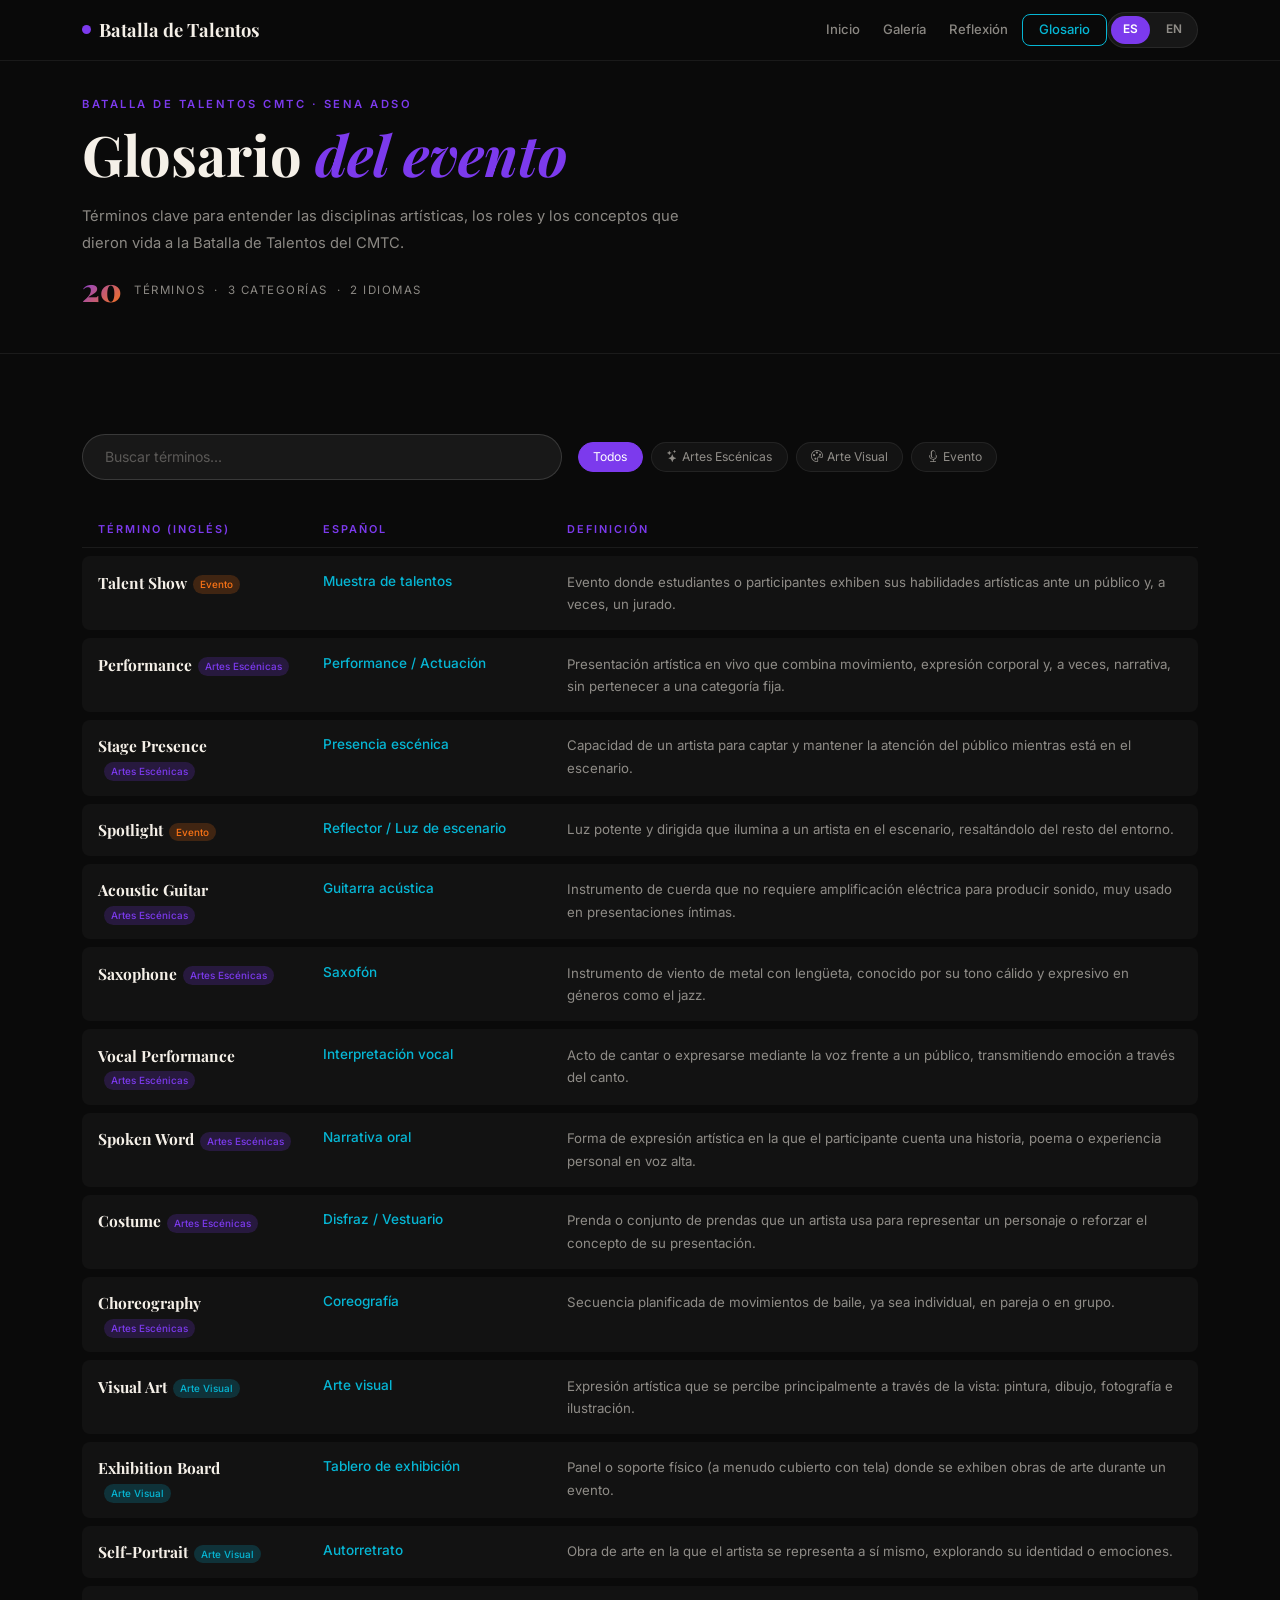
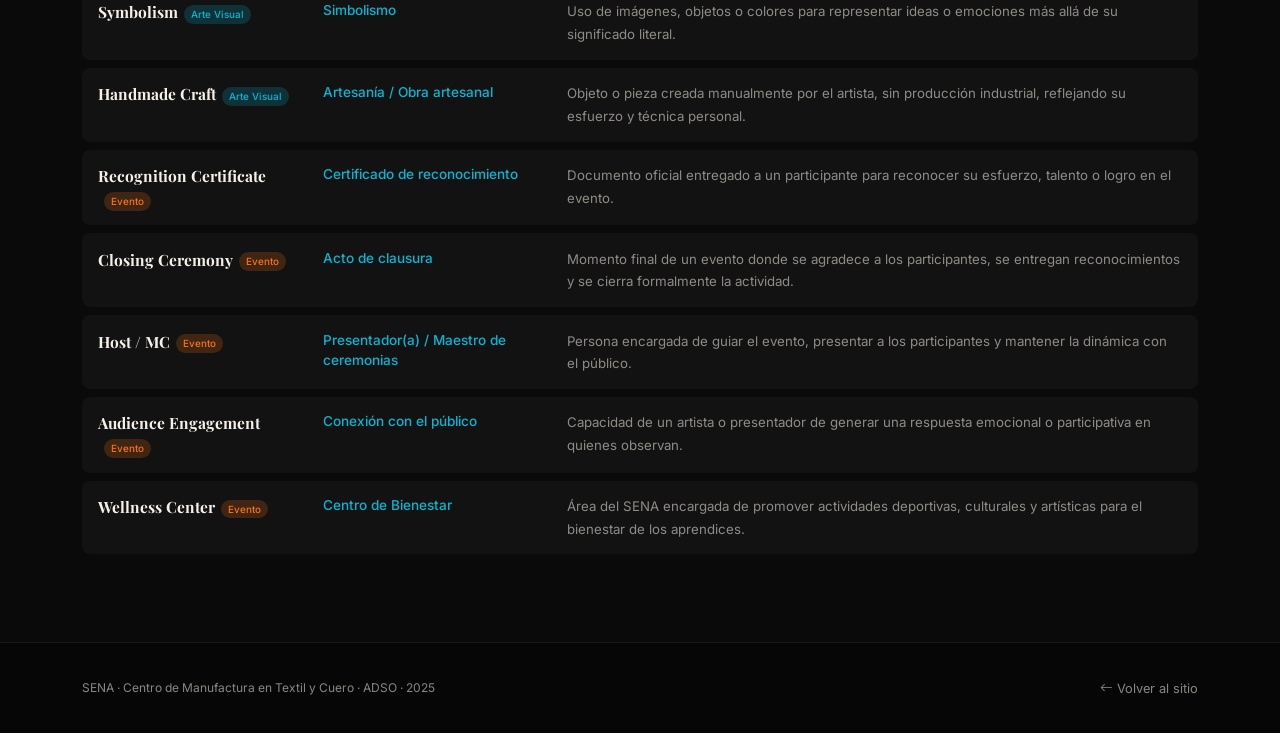
<file: pages/glossary.html>
<!DOCTYPE html>
<html lang="es" id="htmlRoot">
<head>
  <meta charset="UTF-8"/>
  <meta name="viewport" content="width=device-width, initial-scale=1.0"/>
  <title data-es="Glosario – Batalla de Talentos CMTC" data-en="Glossary – CMTC Battle of Talents">Glosario – Batalla de Talentos CMTC</title>
  <link href="https://cdn.jsdelivr.net/npm/bootstrap@5.3.3/dist/css/bootstrap.min.css" rel="stylesheet"/>
  <link href="https://fonts.googleapis.com/css2?family=Playfair+Display:ital,wght@0,700;0,900;1,400&family=Inter:wght@300;400;500;600&display=swap" rel="stylesheet"/>
  <link rel="stylesheet" href="https://cdn.jsdelivr.net/npm/bootstrap-icons@1.11.3/font/bootstrap-icons.min.css"/>
  <link rel="stylesheet" href="../css/styles.css"/>
  <style>
    .glang-toggle { display:flex; gap:4px; background:rgba(255,255,255,0.06); border:1px solid var(--border); border-radius:20px; padding:3px; }
    .glang-btn { background:transparent; border:none; color:var(--muted); font-size:.74rem; font-weight:600; padding:.32rem .75rem; border-radius:16px; cursor:pointer; transition:var(--t); }
    .glang-btn.active { background:var(--purple); color:#fff; }
  </style>
</head>
<body>

<nav id="nav" class="navbar navbar-expand-lg navbar-dark">
  <div class="container">
    <a class="brand navbar-brand" href="../index.html">
      <span class="brand-dot"></span>
      <span data-es="Batalla de Talentos" data-en="Battle of Talents">Batalla de Talentos</span>
    </a>
    <div class="d-flex align-items-center gap-2 order-lg-last">
      <div class="glang-toggle">
        <button class="glang-btn active" id="gBtnEs" onclick="setLang('es')">ES</button>
        <button class="glang-btn" id="gBtnEn" onclick="setLang('en')">EN</button>
      </div>
    </div>
    <div class="collapse navbar-collapse">
      <ul class="navbar-nav ms-auto gap-1 align-items-lg-center">
        <li class="nav-item"><a class="nav-link" href="../index.html#inicio" data-es="Inicio" data-en="Home">Inicio</a></li>
        <li class="nav-item"><a class="nav-link" href="../index.html#galeria" data-es="Galería" data-en="Gallery">Galería</a></li>
        <li class="nav-item"><a class="nav-link" href="../index.html#reflexion" data-es="Reflexión" data-en="Reflection">Reflexión</a></li>
        <li class="nav-item"><a class="nav-link nav-glossary active" href="glossary.html" data-es="Glosario" data-en="Glossary">Glosario</a></li>
      </ul>
    </div>
  </div>
</nav>

<section class="g-hero">
  <div class="container">
    <span class="eyebrow" style="color:var(--purple)" data-es="Batalla de Talentos CMTC · SENA ADSO" data-en="CMTC Battle of Talents · SENA ADSO">Batalla de Talentos CMTC · SENA ADSO</span>
    <h1 class="sec-title" style="font-size:clamp(2rem,5vw,3.5rem)">
      <span data-es="Glosario" data-en="Glossary">Glosario</span> <em data-es="del evento" data-en="of the event">del evento</em>
    </h1>
    <p class="sec-text" style="max-width:600px" data-es="Términos clave para entender las disciplinas artísticas, los roles y los conceptos que dieron vida a la Batalla de Talentos del CMTC." data-en="Key terms to understand the artistic disciplines, roles, and concepts that brought the CMTC Battle of Talents to life.">
      Términos clave para entender las disciplinas artísticas, los roles y los conceptos que dieron vida a la Batalla de Talentos del CMTC.
    </p>
    <div class="d-flex gap-2 mt-3 flex-wrap align-items-center">
      <span class="stat-n" style="font-size:2rem">20</span>
      <span class="stat-l ms-1">
        <span data-es="términos" data-en="terms">términos</span> &nbsp;·&nbsp;
        <span data-es="3 categorías" data-en="3 categories">3 categorías</span> &nbsp;·&nbsp;
        <span data-es="2 idiomas" data-en="2 languages">2 idiomas</span>
      </span>
    </div>
  </div>
</section>

<section class="sec">
  <div class="container">
    <div class="d-flex flex-column flex-md-row gap-3 align-items-start align-items-md-center mb-4 flex-wrap">
      <input type="text" class="g-search" id="searchInput" data-es-placeholder="Buscar términos..." data-en-placeholder="Search terms..." placeholder="Buscar términos..." oninput="filterGlossary()"/>
      <div class="d-flex gap-2 flex-wrap">
        <button class="filter-btn active" onclick="filterCat('all',this)" data-es="Todos" data-en="All">Todos</button>
        <button class="filter-btn" onclick="filterCat('art',this)"><i class="bi bi-stars me-1"></i><span data-es="Artes Escénicas" data-en="Performing Arts">Artes Escénicas</span></button>
        <button class="filter-btn" onclick="filterCat('visual',this)"><i class="bi bi-palette me-1"></i><span data-es="Arte Visual" data-en="Visual Art">Arte Visual</span></button>
        <button class="filter-btn" onclick="filterCat('event',this)"><i class="bi bi-mic me-1"></i><span data-es="Evento" data-en="Event">Evento</span></button>
      </div>
    </div>

    <div class="table-responsive">
      <table class="g-table">
        <thead>
          <tr>
            <th data-es="Término (Inglés)" data-en="Term (English)">Término (Inglés)</th>
            <th data-es="Español" data-en="Spanish">Español</th>
            <th data-es="Definición" data-en="Definition">Definición</th>
          </tr>
        </thead>
        <tbody id="glossaryBody"></tbody>
      </table>
      <p id="noResults" style="display:none;text-align:center;padding:2rem;color:var(--muted);font-style:italic" data-es="No hay términos que coincidan con tu búsqueda." data-en="No terms match your search.">No hay términos que coincidan con tu búsqueda.</p>
    </div>
  </div>
</section>

<footer>
  <div class="container d-flex flex-column flex-md-row align-items-center justify-content-between gap-2">
    <p class="f-sub mb-0" data-es="SENA · Centro de Manufactura en Textil y Cuero · ADSO · 2025" data-en="SENA · Textile and Leather Manufacturing Center · ADSO · 2025">SENA · Centro de Manufactura en Textil y Cuero · ADSO · 2025</p>
    <a href="../index.html" class="f-link"><i class="bi bi-arrow-left me-1"></i><span data-es="Volver al sitio" data-en="Back to site">Volver al sitio</span></a>
  </div>
</footer>

<script src="https://cdn.jsdelivr.net/npm/bootstrap@5.3.3/dist/js/bootstrap.bundle.min.js"></script>
<script>
const nav = document.getElementById('nav');
window.addEventListener('scroll', () => {
  nav.style.background = window.scrollY > 60 ? 'rgba(10,10,10,0.97)' : 'rgba(10,10,10,0.88)';
});

const terms = [
  { en:"Talent Show",       es:"Muestra de talentos",     def_es:"Evento donde estudiantes o participantes exhiben sus habilidades artísticas ante un público y, a veces, un jurado.", def_en:"An event where students or participants showcase their artistic skills in front of an audience and sometimes a panel of judges.", cat:"event" },
  { en:"Performance",       es:"Performance / Actuación",  def_es:"Presentación artística en vivo que combina movimiento, expresión corporal y, a veces, narrativa, sin pertenecer a una categoría fija.", def_en:"A live artistic presentation combining movement, body expression, and sometimes narrative, without belonging to a fixed category.", cat:"art" },
  { en:"Stage Presence",    es:"Presencia escénica",      def_es:"Capacidad de un artista para captar y mantener la atención del público mientras está en el escenario.", def_en:"An artist's ability to capture and hold the audience's attention while on stage.", cat:"art" },
  { en:"Spotlight",         es:"Reflector / Luz de escenario", def_es:"Luz potente y dirigida que ilumina a un artista en el escenario, resaltándolo del resto del entorno.", def_en:"A powerful, directed light that illuminates a performer on stage, highlighting them from the rest of the surroundings.", cat:"event" },
  { en:"Acoustic Guitar",   es:"Guitarra acústica",       def_es:"Instrumento de cuerda que no requiere amplificación eléctrica para producir sonido, muy usado en presentaciones íntimas.", def_en:"A stringed instrument that doesn't require electrical amplification to produce sound, widely used in intimate performances.", cat:"art" },
  { en:"Saxophone",         es:"Saxofón",                 def_es:"Instrumento de viento de metal con lengüeta, conocido por su tono cálido y expresivo en géneros como el jazz.", def_en:"A metal woodwind instrument with a reed, known for its warm and expressive tone in genres like jazz.", cat:"art" },
  { en:"Vocal Performance", es:"Interpretación vocal",    def_es:"Acto de cantar o expresarse mediante la voz frente a un público, transmitiendo emoción a través del canto.", def_en:"The act of singing or expressing oneself through the voice in front of an audience, conveying emotion through song.", cat:"art" },
  { en:"Spoken Word",       es:"Narrativa oral",          def_es:"Forma de expresión artística en la que el participante cuenta una historia, poema o experiencia personal en voz alta.", def_en:"A form of artistic expression where the participant tells a story, poem, or personal experience aloud.", cat:"art" },
  { en:"Costume",           es:"Disfraz / Vestuario",     def_es:"Prenda o conjunto de prendas que un artista usa para representar un personaje o reforzar el concepto de su presentación.", def_en:"A garment or set of garments an artist wears to represent a character or reinforce the concept of their performance.", cat:"art" },
  { en:"Choreography",      es:"Coreografía",             def_es:"Secuencia planificada de movimientos de baile, ya sea individual, en pareja o en grupo.", def_en:"A planned sequence of dance movements, whether solo, in pairs, or in groups.", cat:"art" },
  { en:"Visual Art",        es:"Arte visual",             def_es:"Expresión artística que se percibe principalmente a través de la vista: pintura, dibujo, fotografía e ilustración.", def_en:"Artistic expression perceived mainly through sight: painting, drawing, photography, and illustration.", cat:"visual" },
  { en:"Exhibition Board",  es:"Tablero de exhibición",   def_es:"Panel o soporte físico (a menudo cubierto con tela) donde se exhiben obras de arte durante un evento.", def_en:"A physical panel or stand (often covered with fabric) where artworks are displayed during an event.", cat:"visual" },
  { en:"Self-Portrait",     es:"Autorretrato",            def_es:"Obra de arte en la que el artista se representa a sí mismo, explorando su identidad o emociones.", def_en:"A work of art in which the artist represents themselves, exploring their identity or emotions.", cat:"visual" },
  { en:"Symbolism",         es:"Simbolismo",              def_es:"Uso de imágenes, objetos o colores para representar ideas o emociones más allá de su significado literal.", def_en:"The use of images, objects, or colors to represent ideas or emotions beyond their literal meaning.", cat:"visual" },
  { en:"Handmade Craft",    es:"Artesanía / Obra artesanal", def_es:"Objeto o pieza creada manualmente por el artista, sin producción industrial, reflejando su esfuerzo y técnica personal.", def_en:"An object or piece created by hand by the artist, without industrial production, reflecting their personal effort and technique.", cat:"visual" },
  { en:"Recognition Certificate", es:"Certificado de reconocimiento", def_es:"Documento oficial entregado a un participante para reconocer su esfuerzo, talento o logro en el evento.", def_en:"An official document given to a participant to recognize their effort, talent, or achievement at the event.", cat:"event" },
  { en:"Closing Ceremony",  es:"Acto de clausura",        def_es:"Momento final de un evento donde se agradece a los participantes, se entregan reconocimientos y se cierra formalmente la actividad.", def_en:"The final moment of an event where participants are thanked, recognitions are given, and the activity is formally closed.", cat:"event" },
  { en:"Host / MC",         es:"Presentador(a) / Maestro de ceremonias", def_es:"Persona encargada de guiar el evento, presentar a los participantes y mantener la dinámica con el público.", def_en:"The person in charge of guiding the event, introducing participants, and keeping the audience engaged.", cat:"event" },
  { en:"Audience Engagement", es:"Conexión con el público", def_es:"Capacidad de un artista o presentador de generar una respuesta emocional o participativa en quienes observan.", def_en:"An artist's or host's ability to generate an emotional or participatory response from those watching.", cat:"event" },
  { en:"Wellness Center",   es:"Centro de Bienestar",     def_es:"Área del SENA encargada de promover actividades deportivas, culturales y artísticas para el bienestar de los aprendices.", def_en:"The SENA department responsible for promoting sports, cultural, and artistic activities for learners' wellbeing.", cat:"event" },
];

const badgeClass = { art:'bc', visual:'bd', event:'bu' };
const badgeLabelEs = { art:'Artes Escénicas', visual:'Arte Visual', event:'Evento' };
const badgeLabelEn = { art:'Performing Arts', visual:'Visual Art', event:'Event' };
let activeCat = 'all';
let currentLang = 'es';

function renderGlossary(data) {
  const tbody = document.getElementById('glossaryBody');
  const noRes  = document.getElementById('noResults');
  tbody.innerHTML = '';
  if (!data.length) { noRes.style.display='block'; return; }
  noRes.style.display = 'none';
  const labelMap = currentLang === 'en' ? badgeLabelEn : badgeLabelEs;
  data.forEach(t => {
    const tr = document.createElement('tr');
    tr.className = 'g-row';
    tr.setAttribute('data-cat', t.cat);
    const def = currentLang === 'en' ? t.def_en : t.def_es;
    tr.innerHTML = `
      <td><div class="g-en">${t.en}<span class="g-badge ${badgeClass[t.cat]}">${labelMap[t.cat]}</span></div></td>
      <td><div class="g-es">${t.es}</div></td>
      <td><div class="g-def">${def}</div></td>`;
    tbody.appendChild(tr);
  });
}

function filterGlossary() {
  const q = document.getElementById('searchInput').value.toLowerCase();
  const filtered = terms.filter(t => {
    const def = currentLang === 'en' ? t.def_en : t.def_es;
    return (activeCat === 'all' || t.cat === activeCat) &&
      (t.en.toLowerCase().includes(q) || t.es.toLowerCase().includes(q) || def.toLowerCase().includes(q));
  });
  renderGlossary(filtered);
}

function filterCat(cat, btn) {
  activeCat = cat;
  document.querySelectorAll('.filter-btn').forEach(b => b.classList.remove('active'));
  btn.classList.add('active');
  filterGlossary();
}

function setLang(lang) {
  currentLang = lang;
  document.documentElement.setAttribute('lang', lang);
  document.querySelectorAll('[data-es]').forEach(el => {
    if (el.querySelector('[data-es]')) return;
    const text = lang === 'en' ? el.getAttribute('data-en') : el.getAttribute('data-es');
    if (text !== null) el.textContent = text;
  });
  const searchInput = document.getElementById('searchInput');
  if (searchInput) {
    searchInput.placeholder = lang === 'en'
      ? searchInput.getAttribute('data-en-placeholder')
      : searchInput.getAttribute('data-es-placeholder');
  }
  document.getElementById('gBtnEs').classList.toggle('active', lang === 'es');
  document.getElementById('gBtnEn').classList.toggle('active', lang === 'en');
  localStorage.setItem('bt-lang', lang);
  filterGlossary();
}

renderGlossary(terms);
const savedLang = localStorage.getItem('bt-lang');
if (savedLang === 'en') setLang('en');
</script>
</body>
</html>
</file>
<file: css/styles.css>
:root {
  --dark:    #0A0A0A;
  --mid:     #111111;
  --light:   #1A1A2E;
  --white:   #F5F0E8;
  --purple:  #7C3AED;
  --orange:  #F97316;
  --cyan:    #06B6D4;
  --muted:   rgba(245,240,232,0.55);
  --border:  rgba(255,255,255,0.07);
  --r:       14px;
  --t:       all 0.3s ease;
}

*, *::before, *::after { box-sizing: border-box; margin: 0; padding: 0; }
html { scroll-behavior: smooth; }
body { font-family: 'Inter', sans-serif; background: var(--dark); color: var(--white); overflow-x: hidden; }

#nav {
  position: fixed; top: 0; left: 0; right: 0; z-index: 1000;
  background: rgba(10,10,10,0.88);
  backdrop-filter: blur(18px);
  border-bottom: 1px solid var(--border);
  padding: 0.7rem 0;
  transition: var(--t);
}
#nav .brand {
  font-family: 'Playfair Display', serif;
  font-size: 1.15rem; font-weight: 700;
  color: var(--white); text-decoration: none;
  display: flex; align-items: center; gap: 8px;
}
.brand-dot {
  width: 9px; height: 9px; border-radius: 50%;
  background: var(--purple);
  animation: pulse 2s infinite;
}
@keyframes pulse {
  0%,100% { box-shadow: 0 0 0 0 rgba(124,58,237,0.5); }
  50%      { box-shadow: 0 0 0 8px rgba(124,58,237,0); }
}
#nav .nav-link {
  color: var(--muted); font-size: 0.82rem; font-weight: 500;
  text-decoration: none; padding: 0.35rem 0.6rem; border-radius: 8px;
  transition: color 0.2s;
}
#nav .nav-link:hover { color: var(--purple); }
#nav .nav-link.active { color: var(--purple); }
.nav-glossary {
  border: 1px solid var(--cyan); border-radius: 20px;
  color: var(--cyan) !important; padding: 0.35rem 1rem !important;
  font-size: 0.8rem;
}
.nav-glossary:hover { background: var(--cyan); color: var(--dark) !important; }

.hero {
  min-height: 100vh;
  background: var(--dark);
  display: flex; align-items: center;
  padding: 100px 0 60px;
  position: relative; overflow: hidden;
}
.hero-glow-1 {
  position: absolute; width: 600px; height: 600px;
  background: radial-gradient(circle, rgba(124,58,237,0.14) 0%, transparent 70%);
  top: -100px; left: -100px; pointer-events: none;
}
.hero-glow-2 {
  position: absolute; width: 500px; height: 500px;
  background: radial-gradient(circle, rgba(249,115,22,0.1) 0%, transparent 70%);
  bottom: -100px; right: -50px; pointer-events: none;
}
.hero-title {
  font-family: 'Playfair Display', serif;
  font-size: clamp(3rem, 8vw, 6.5rem);
  font-weight: 900; line-height: 0.95;
  color: var(--white); margin-bottom: 1.2rem;
}
.hero-title .em {
  font-style: italic;
  background: linear-gradient(90deg, var(--purple), var(--orange));
  -webkit-background-clip: text; -webkit-text-fill-color: transparent;
  background-clip: text;
}
.hero-sub {
  font-size: 1rem; color: var(--muted); line-height: 1.7; margin-bottom: 1.5rem;
}
.hero-tag {
  display: inline-block; font-size: 0.7rem; letter-spacing: 2.5px;
  text-transform: uppercase; color: var(--cyan); margin-bottom: 1rem;
}
.hero-quote {
  font-family: 'Playfair Display', serif;
  font-style: italic; font-size: 1rem;
  color: rgba(245,240,232,0.4);
  border-left: 3px solid var(--purple);
  padding-left: 1rem; line-height: 1.7;
  margin: 1.5rem 0 2rem;
}
.btn-main {
  background: var(--purple); color: white;
  border: none; border-radius: 30px;
  padding: 0.75rem 1.8rem; font-weight: 600;
  font-size: 0.88rem; cursor: pointer;
  text-decoration: none; display: inline-block;
  transition: var(--t);
}
.btn-main:hover { background: #6d28d9; color: white; transform: translateY(-2px); box-shadow: 0 8px 20px rgba(124,58,237,0.35); }
.btn-outline {
  border: 1px solid rgba(245,240,232,0.25); color: var(--white);
  border-radius: 30px; padding: 0.75rem 1.8rem;
  font-size: 0.88rem; text-decoration: none;
  display: inline-block; transition: var(--t);
}
.btn-outline:hover { border-color: var(--orange); color: var(--orange); }

.hero-carousel img { height: 400px; object-fit: cover; border-radius: var(--r); }
.carousel-inner { border-radius: var(--r); box-shadow: 0 20px 60px rgba(124,58,237,0.25); }

.stats-bar {
  background: linear-gradient(135deg, rgba(124,58,237,0.12), rgba(249,115,22,0.08));
  border: 1px solid rgba(124,58,237,0.18);
  border-radius: 20px; padding: 2.5rem 2rem;
}
.stat-n { font-family: 'Playfair Display', serif; font-size: 2.8rem; font-weight: 900; line-height: 1; background: linear-gradient(135deg, var(--purple), var(--orange)); -webkit-background-clip: text; -webkit-text-fill-color: transparent; background-clip: text; }
.stat-l { font-size: 0.72rem; text-transform: uppercase; letter-spacing: 1.5px; color: var(--muted); margin-top: 0.2rem; }

.sec { padding: 5rem 0; }
.sec-alt { background: #111; }
.eyebrow { font-size: 0.7rem; letter-spacing: 2.5px; text-transform: uppercase; font-weight: 600; margin-bottom: 0.6rem; display: block; }
.sec-title { font-family: 'Playfair Display', serif; font-size: clamp(1.8rem, 4vw, 2.8rem); font-weight: 700; line-height: 1.15; margin-bottom: 1rem; }
.sec-title em { font-style: italic; color: var(--purple); }
.sec-text { color: var(--muted); font-size: 0.92rem; line-height: 1.85; margin-bottom: 1rem; }

.t-card {
  background: rgba(255,255,255,0.03);
  border: 1px solid var(--border);
  border-top: 3px solid var(--tc, var(--purple));
  border-radius: var(--r);
  padding: 1.75rem 1.5rem;
  height: 100%;
  transition: var(--t);
}
.t-card:hover { transform: translateY(-5px); background: rgba(255,255,255,0.055); }
.t-icon { font-size: 2rem; margin-bottom: 0.75rem; display: block; }
.t-card h4 { font-family: 'Playfair Display', serif; font-size: 1.05rem; margin-bottom: 0.6rem; }
.t-card p { font-size: 0.86rem; color: var(--muted); line-height: 1.8; margin: 0; }

.n-img { border-radius: var(--r); overflow: hidden; box-shadow: 0 16px 50px rgba(0,0,0,0.4); }
.n-img img { width: 100%; height: 340px; object-fit: cover; display: block; transition: transform 0.5s ease; }
.n-img:hover img { transform: scale(1.04); }
.n-img.tall img { height: 420px; }

.masonry { columns: 4; column-gap: 0.6rem; }
@media(max-width:992px){ .masonry { columns: 3; } }
@media(max-width:576px){ .masonry { columns: 2; } }
.m-item {
  break-inside: avoid; margin-bottom: 0.6rem;
  border-radius: 10px; overflow: hidden;
  cursor: pointer; position: relative;
  transition: var(--t);
}
.m-item:hover { transform: scale(1.02); box-shadow: 0 8px 24px rgba(124,58,237,0.35); }
.m-item img { width: 100%; height: auto; display: block; }
.m-overlay {
  position: absolute; inset: 0;
  background: linear-gradient(transparent 50%, rgba(0,0,0,0.75));
  opacity: 0; transition: opacity 0.3s;
  display: flex; align-items: flex-end; padding: 0.6rem;
  border-radius: 10px;
}
.m-item:hover .m-overlay { opacity: 1; }
.m-overlay span { font-size: 0.72rem; color: rgba(255,255,255,0.82); font-style: italic; }

#photoModal .modal-content { background: #0d0d0d; border: none; border-radius: var(--r); }
#photoModal img { max-height: 82vh; width: 100%; object-fit: contain; }

.video-wrap {
  border-radius: var(--r); overflow: hidden;
  box-shadow: 0 20px 50px rgba(124,58,237,0.28);
  border: 1px solid rgba(124,58,237,0.2);
}

.lang-toggle { display: flex; gap: 0.5rem; margin-bottom: 1.5rem; }
.lang-btn {
  background: rgba(255,255,255,0.05); border: 1px solid var(--border);
  color: var(--muted); padding: 0.38rem 1.1rem;
  border-radius: 20px; font-size: 0.8rem; cursor: pointer; transition: var(--t);
}
.lang-btn.active, .lang-btn:hover { background: var(--purple); border-color: var(--purple); color: white; }

.f-block {
  background: rgba(255,255,255,0.03);
  border-radius: var(--r); padding: 1.5rem;
  border-left: 3px solid var(--fb, var(--purple));
  height: 100%;
}
.f-block h4 { font-family: 'Playfair Display', serif; font-size: 1rem; margin-bottom: 0.6rem; }
.f-block p { font-size: 0.86rem; color: var(--muted); line-height: 1.8; margin: 0; }

.conclusion-box {
  background: linear-gradient(135deg, rgba(124,58,237,0.08), rgba(249,115,22,0.06));
  border: 1px solid rgba(124,58,237,0.18);
  border-radius: 20px; padding: 3rem;
}

.g-hero { background: var(--dark); padding: 6rem 0 3rem; border-bottom: 1px solid var(--border); }
.g-search {
  background: rgba(255,255,255,0.06); border: 1px solid rgba(255,255,255,0.14);
  border-radius: 30px; color: var(--white);
  padding: 0.7rem 1.4rem; width: 100%; max-width: 480px;
  font-size: 0.88rem; transition: border-color 0.2s;
}
.g-search:focus { outline: none; border-color: var(--cyan); }
.g-search::placeholder { color: rgba(245,240,232,0.3); }
.g-table { width: 100%; border-collapse: separate; border-spacing: 0 0.5rem; }
.g-table thead th { font-size: 0.68rem; letter-spacing: 2px; text-transform: uppercase; color: var(--purple); padding: 0.6rem 1rem; border-bottom: 1px solid var(--border); font-weight: 600; }
.g-row { background: rgba(255,255,255,0.03); transition: var(--t); }
.g-row:hover { background: rgba(124,58,237,0.07); transform: translateX(4px); }
.g-row td { padding: 0.9rem 1rem; vertical-align: top; border: none; }
.g-row td:first-child { border-radius: 8px 0 0 8px; }
.g-row td:last-child  { border-radius: 0 8px 8px 0; }
.g-en { font-family: 'Playfair Display', serif; font-weight: 700; font-size: 0.97rem; }
.g-badge { display: inline-block; font-size: 0.62rem; padding: 2px 7px; border-radius: 10px; margin-left: 6px; vertical-align: middle; font-family: 'Inter', sans-serif; font-weight: 500; }
.bc { background: rgba(124,58,237,0.2); color: var(--purple); }
.bd { background: rgba(6,182,212,0.2);  color: var(--cyan); }
.bu { background: rgba(249,115,22,0.2);  color: var(--orange); }
.g-es { font-size: 0.85rem; color: var(--cyan); font-weight: 500; }
.g-def { font-size: 0.83rem; color: var(--muted); line-height: 1.7; }
.filter-btn { background: rgba(255,255,255,0.04); border: 1px solid var(--border); color: var(--muted); padding: 0.32rem 0.9rem; border-radius: 20px; font-size: 0.76rem; cursor: pointer; transition: var(--t); }
.filter-btn.active, .filter-btn:hover { background: var(--purple); border-color: var(--purple); color: white; }

footer { background: #060606; border-top: 1px solid var(--border); padding: 2.2rem 0; }
.f-brand { font-family: 'Playfair Display', serif; font-size: 0.95rem; margin-bottom: 0.2rem; }
.f-sub { font-size: 0.75rem; color: var(--muted); margin: 0; }
.f-link { font-size: 0.8rem; color: var(--muted); text-decoration: none; transition: color 0.2s; }
.f-link:hover { color: var(--purple); }

.fade-up { opacity: 0; transform: translateY(22px); transition: opacity 0.6s ease, transform 0.6s ease; }
.fade-up.visible { opacity: 1; transform: translateY(0); }

@media(max-width:768px) {
  .hero { padding-top: 90px; min-height: auto; padding-bottom: 3rem; }
  .hero-carousel img { height: 250px; }
  .n-img img, .n-img.tall img { height: 220px; }
  .conclusion-box { padding: 2rem 1.2rem; }
}
</file>
